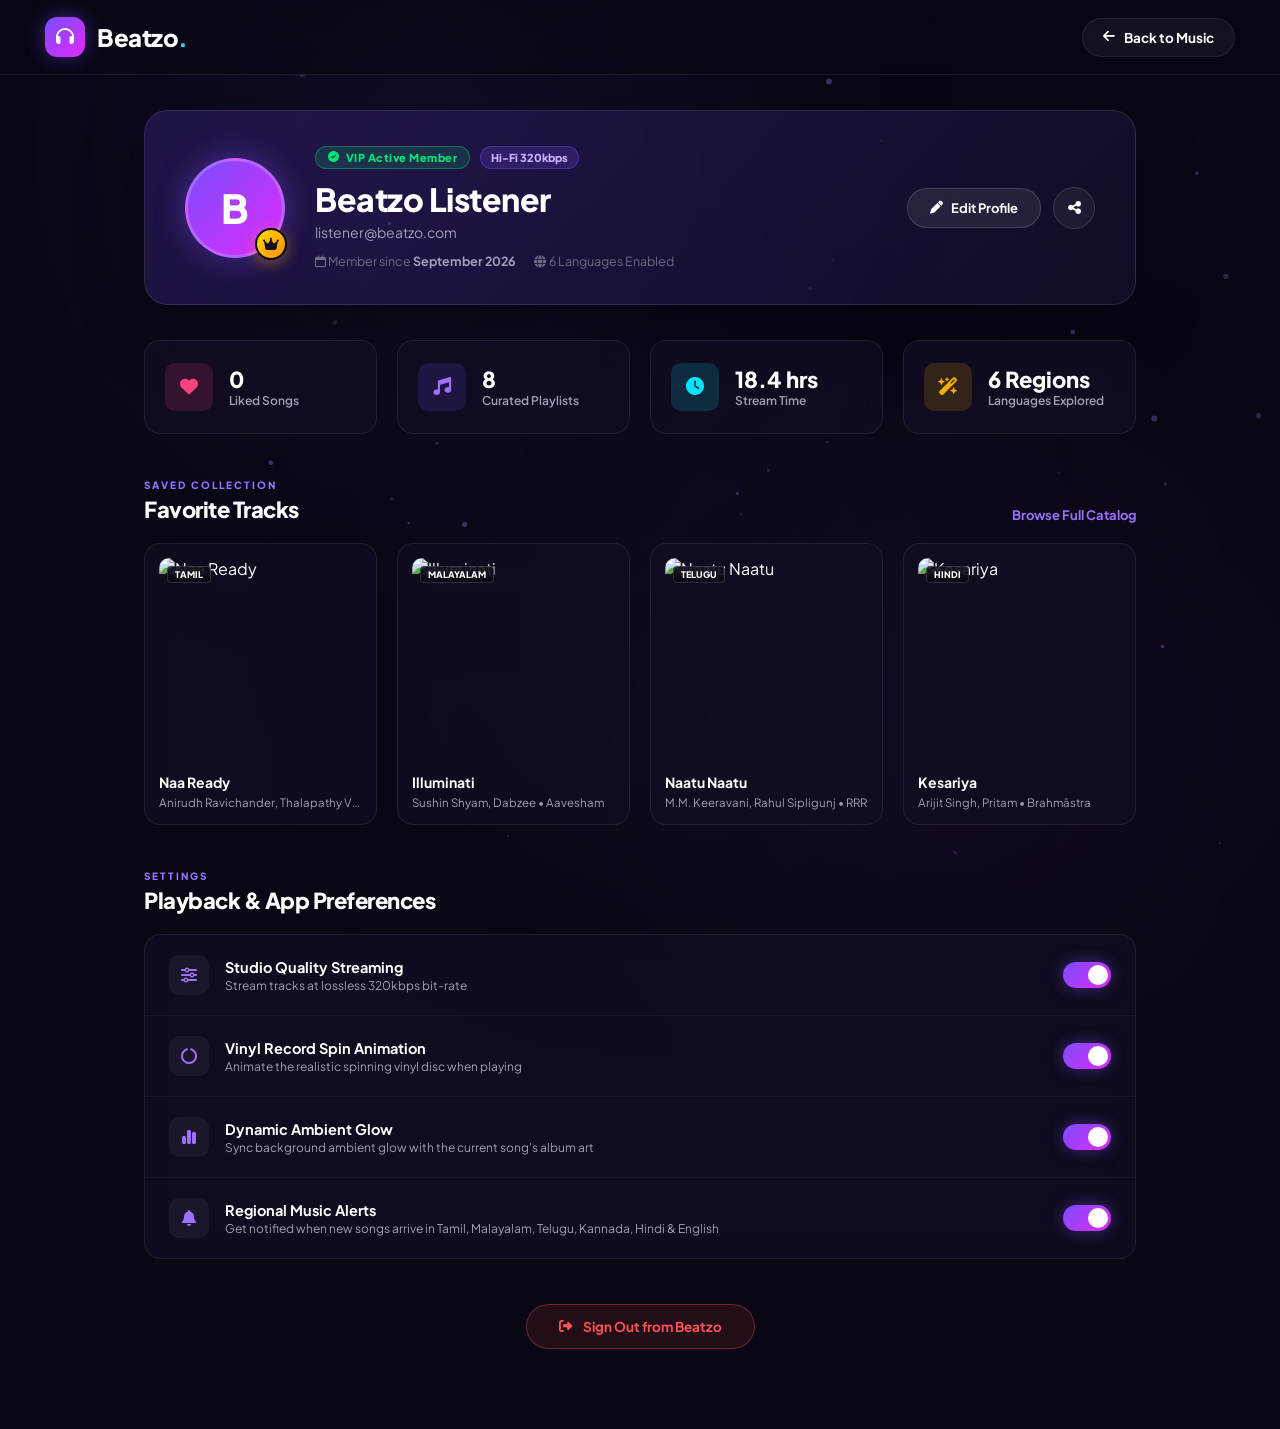
<file: profile.html>
<!DOCTYPE html>
<html lang="en">

<head>
    <meta charset="UTF-8">
    <meta name="viewport" content="width=device-width, initial-scale=1.0">
    <title>Beatzo - Member Profile</title>

    <!-- Google Fonts -->
    <link rel="preconnect" href="https://fonts.googleapis.com">
    <link rel="preconnect" href="https://fonts.gstatic.com" crossorigin>
    <link href="https://fonts.googleapis.com/css2?family=Plus+Jakarta+Sans:wght@400;500;600;700;800&display=swap" rel="stylesheet">

    <!-- CSS -->
    <link rel="stylesheet" href="profile.css">

    <!-- Font Awesome -->
    <link rel="stylesheet" href="https://cdnjs.cloudflare.com/ajax/libs/font-awesome/6.5.2/css/all.min.css">
</head>

<body>

    <!-- Dynamic Ambient Background Glows -->
    <div class="background-glow glow-1"></div>
    <div class="background-glow glow-2"></div>
    <div class="background-glow glow-3"></div>

    <!-- Floating Stardust Canvas -->
    <canvas id="ambientCanvas" class="ambient-canvas"></canvas>

    <!-- Header Navigation -->
    <header class="profile-header">
        <a href="index.html" class="profile-logo">
            <div class="logo-icon">
                <i class="fa-solid fa-headphones"></i>
            </div>
            <span>Beatzo<span class="logo-accent">.</span></span>
        </a>

        <a href="index.html" class="back-home-btn">
            <i class="fa-solid fa-arrow-left"></i>
            <span>Back to Music</span>
        </a>
    </header>

    <!-- Main Container -->
    <main class="profile-container">

        <!-- Profile Hero Card -->
        <section class="profile-hero">

            <div class="avatar-wrap">
                <div class="avatar" id="avatarBox">
                    <span id="avatarLetter">B</span>
                </div>
                <div class="vip-crown-badge" title="Hi-Fi Member">
                    <i class="fa-solid fa-crown"></i>
                </div>
            </div>

            <div class="profile-info">
                <div class="profile-badge-row">
                    <span class="member-badge">
                        <i class="fa-solid fa-circle-check"></i> VIP Active Member
                    </span>
                    <span class="hifi-pill">Hi-Fi 320kbps</span>
                </div>

                <h1 id="profileName">Beatzo Listener</h1>
                <p id="profileEmail">listener@beatzo.com</p>

                <div class="profile-meta">
                    <span><i class="fa-regular fa-calendar"></i> Member since <strong id="memberSince">September 2026</strong></span>
                    <span><i class="fa-solid fa-globe"></i> 6 Languages Enabled</span>
                </div>
            </div>

            <div class="profile-actions">
                <button class="edit-profile-btn" id="editProfileBtn">
                    <i class="fa-solid fa-pen"></i> Edit Profile
                </button>
                <button class="share-btn" id="shareProfileBtn" title="Share Profile">
                    <i class="fa-solid fa-share-nodes"></i>
                </button>
            </div>

        </section>


        <!-- Live Streaming Stats Grid -->
        <section class="stats-grid">

            <div class="stat-card">
                <div class="stat-icon-wrap stat-pink">
                    <i class="fa-solid fa-heart"></i>
                </div>
                <div class="stat-content">
                    <strong id="statLikedCount">0</strong>
                    <span>Liked Songs</span>
                </div>
            </div>

            <div class="stat-card">
                <div class="stat-icon-wrap stat-purple">
                    <i class="fa-solid fa-music"></i>
                </div>
                <div class="stat-content">
                    <strong>8</strong>
                    <span>Curated Playlists</span>
                </div>
            </div>

            <div class="stat-card">
                <div class="stat-icon-wrap stat-cyan">
                    <i class="fa-solid fa-clock"></i>
                </div>
                <div class="stat-content">
                    <strong>18.4 hrs</strong>
                    <span>Stream Time</span>
                </div>
            </div>

            <div class="stat-card">
                <div class="stat-icon-wrap stat-amber">
                    <i class="fa-solid fa-wand-magic-sparkles"></i>
                </div>
                <div class="stat-content">
                    <strong>6 Regions</strong>
                    <span>Languages Explored</span>
                </div>
            </div>

        </section>


        <!-- User's Liked Tracks Spotlight (Dynamic with Exact Artwork) -->
        <section class="profile-section">
            <div class="section-header">
                <div>
                    <span class="section-tag">SAVED COLLECTION</span>
                    <h2>Favorite Tracks</h2>
                </div>
                <a href="index.html" class="see-all-link">Browse Full Catalog</a>
            </div>

            <div class="favorites-grid" id="favoritesGrid">
                <!-- Dynamically populated from beatzoLikedSongs or featured tracks -->
            </div>
        </section>


        <!-- Streaming & Audio Preferences -->
        <section class="profile-section">
            <div class="section-header">
                <div>
                    <span class="section-tag">SETTINGS</span>
                    <h2>Playback & App Preferences</h2>
                </div>
            </div>

            <div class="settings-card">

                <div class="setting-item">
                    <div class="setting-left">
                        <div class="setting-icon-box">
                            <i class="fa-solid fa-sliders"></i>
                        </div>
                        <div>
                            <h4>Studio Quality Streaming</h4>
                            <p>Stream tracks at lossless 320kbps bit-rate</p>
                        </div>
                    </div>
                    <label class="toggle-switch">
                        <input type="checkbox" checked id="prefHiFi">
                        <span class="slider"></span>
                    </label>
                </div>

                <div class="setting-item">
                    <div class="setting-left">
                        <div class="setting-icon-box">
                            <i class="fa-solid fa-circle-notch"></i>
                        </div>
                        <div>
                            <h4>Vinyl Record Spin Animation</h4>
                            <p>Animate the realistic spinning vinyl disc when playing</p>
                        </div>
                    </div>
                    <label class="toggle-switch">
                        <input type="checkbox" checked id="prefVinyl">
                        <span class="slider"></span>
                    </label>
                </div>

                <div class="setting-item">
                    <div class="setting-left">
                        <div class="setting-icon-box">
                            <i class="fa-solid fa-chart-simple"></i>
                        </div>
                        <div>
                            <h4>Dynamic Ambient Glow</h4>
                            <p>Sync background ambient glow with the current song's album art</p>
                        </div>
                    </div>
                    <label class="toggle-switch">
                        <input type="checkbox" checked id="prefGlow">
                        <span class="slider"></span>
                    </label>
                </div>

                <div class="setting-item">
                    <div class="setting-left">
                        <div class="setting-icon-box">
                            <i class="fa-solid fa-bell"></i>
                        </div>
                        <div>
                            <h4>Regional Music Alerts</h4>
                            <p>Get notified when new songs arrive in Tamil, Malayalam, Telugu, Kannada, Hindi & English</p>
                        </div>
                    </div>
                    <label class="toggle-switch">
                        <input type="checkbox" checked id="prefAlerts">
                        <span class="slider"></span>
                    </label>
                </div>

            </div>
        </section>


        <!-- Sign Out Action -->
        <div class="logout-section">
            <button class="logout-btn" id="logoutBtn">
                <i class="fa-solid fa-right-from-bracket"></i>
                Sign Out from Beatzo
            </button>
        </div>

    </main>


    <!-- Edit Profile Modal -->
    <div class="modal-overlay" id="editModal">
        <div class="modal-card">
            <div class="modal-header">
                <h3>Edit Profile</h3>
                <button class="modal-close" id="closeModalBtn"><i class="fa-solid fa-xmark"></i></button>
            </div>

            <form id="editProfileForm">
                <div class="input-group">
                    <label for="editNameInput">Full Name</label>
                    <input type="text" id="editNameInput" required>
                </div>

                <div class="input-group">
                    <label for="editEmailInput">Email Address</label>
                    <input type="email" id="editEmailInput" required>
                </div>

                <div class="modal-buttons">
                    <button type="button" class="btn-cancel" id="cancelModalBtn">Cancel</button>
                    <button type="submit" class="btn-save">Save Changes</button>
                </div>
            </form>
        </div>
    </div>

    <!-- Toast Notification Container -->
    <div class="toast-container" id="toastContainer"></div>

    <!-- JavaScript -->
    <script src="profile.js"></script>

</body>

</html>
</file>
<file: profile.css>
/* ==========================================================================
   BEATZO - PROFESSIONAL PROFILE PAGE STYLESHEET
   Glassmorphism, Ambient Glow Mesh, Live Stats & Preferences
   ========================================================================== */

:root {
    --bg-main: #090714;
    --card-bg: rgba(18, 14, 34, 0.78);
    --card-border: rgba(255, 255, 255, 0.08);
    --card-border-hover: rgba(122, 77, 251, 0.35);

    --primary: #7a4dfb;
    --primary-light: #9a72ff;
    --primary-glow: rgba(122, 77, 251, 0.45);
    --secondary: #e02bfb;
    --cyan: #00e5ff;
    --emerald: #00e676;
    --amber: #ffab00;
    --pink: #ff4081;

    --text-primary: #ffffff;
    --text-secondary: #a39eb8;
    --text-muted: #6e6982;

    --radius-sm: 10px;
    --radius-md: 16px;
    --radius-lg: 24px;
    --radius-full: 9999px;

    --transition-smooth: all 0.3s cubic-bezier(0.25, 0.8, 0.25, 1);
    --transition-bounce: all 0.4s cubic-bezier(0.34, 1.56, 0.64, 1);
}

* {
    margin: 0;
    padding: 0;
    box-sizing: border-box;
}

body {
    font-family: 'Plus Jakarta Sans', system-ui, -apple-system, BlinkMacSystemFont, 'Segoe UI', Roboto, sans-serif;
    background-color: var(--bg-main);
    color: var(--text-primary);
    min-height: 100vh;
    position: relative;
    overflow-x: hidden;
    -webkit-font-smoothing: antialiased;
}

/* =========================================
   DYNAMIC AMBIENT BACKGROUND GLOWS & CANVAS
   ========================================= */

.background-glow {
    position: fixed;
    border-radius: 50%;
    filter: blur(140px);
    pointer-events: none;
    z-index: -2;
}

.glow-1 {
    width: 600px;
    height: 600px;
    top: -150px;
    left: 10%;
    background: radial-gradient(circle, rgba(122, 77, 251, 0.22) 0%, transparent 70%);
    animation: floatGlow1 16s ease-in-out infinite alternate;
}

.glow-2 {
    width: 550px;
    height: 550px;
    bottom: -100px;
    right: 5%;
    background: radial-gradient(circle, rgba(224, 43, 251, 0.16) 0%, transparent 70%);
    animation: floatGlow2 20s ease-in-out infinite alternate;
}

.glow-3 {
    width: 450px;
    height: 450px;
    top: 45%;
    left: 35%;
    background: radial-gradient(circle, rgba(0, 229, 255, 0.12) 0%, transparent 70%);
    animation: floatGlow3 18s ease-in-out infinite alternate;
}

@keyframes floatGlow1 {
    0% { transform: translate(0, 0) scale(1); }
    100% { transform: translate(70px, 60px) scale(1.15); }
}

@keyframes floatGlow2 {
    0% { transform: translate(0, 0) scale(1); }
    100% { transform: translate(-60px, -70px) scale(1.2); }
}

@keyframes floatGlow3 {
    0% { transform: translate(0, 0) scale(1); }
    100% { transform: translate(-40px, 40px) scale(0.9); }
}

.ambient-canvas {
    position: fixed;
    top: 0;
    left: 0;
    width: 100vw;
    height: 100vh;
    pointer-events: none;
    z-index: -1;
    opacity: 0.65;
}

/* =========================================
   HEADER
   ========================================= */

.profile-header {
    height: 75px;
    display: flex;
    align-items: center;
    justify-content: space-between;
    padding: 0 45px;
    position: sticky;
    top: 0;
    z-index: 50;
    background: rgba(9, 7, 20, 0.7);
    backdrop-filter: blur(20px);
    -webkit-backdrop-filter: blur(20px);
    border-bottom: 1px solid var(--card-border);
}

.profile-logo {
    display: flex;
    align-items: center;
    gap: 12px;
    text-decoration: none;
    color: #fff;
    font-size: 24px;
    font-weight: 800;
    letter-spacing: -0.5px;
}

.logo-icon {
    width: 40px;
    height: 40px;
    border-radius: 12px;
    display: flex;
    align-items: center;
    justify-content: center;
    background: linear-gradient(135deg, var(--primary), var(--secondary));
    box-shadow: 0 0 20px var(--primary-glow);
    color: #fff;
    font-size: 18px;
}

.logo-accent {
    color: var(--cyan);
}

.back-home-btn {
    display: inline-flex;
    align-items: center;
    gap: 9px;
    padding: 10px 20px;
    border-radius: var(--radius-full);
    background: rgba(255, 255, 255, 0.05);
    border: 1px solid var(--card-border);
    color: #fff;
    text-decoration: none;
    font-size: 13.5px;
    font-weight: 700;
    transition: var(--transition-smooth);
}

.back-home-btn:hover {
    background: rgba(122, 77, 251, 0.2);
    border-color: rgba(122, 77, 251, 0.4);
    transform: translateX(-3px);
}

/* =========================================
   MAIN CONTAINER
   ========================================= */

.profile-container {
    max-width: 1040px;
    margin: 0 auto;
    padding: 35px 24px 80px;
}

/* =========================================
   PROFILE HERO SECTION
   ========================================= */

.profile-hero {
    position: relative;
    padding: 35px 40px;
    border-radius: var(--radius-lg);
    background: linear-gradient(135deg, rgba(82, 45, 175, 0.3) 0%, rgba(20, 16, 45, 0.75) 100%);
    border: 1px solid rgba(255, 255, 255, 0.1);
    box-shadow: 0 25px 60px rgba(0, 0, 0, 0.4);
    display: flex;
    align-items: center;
    gap: 30px;
    margin-bottom: 35px;
}

.avatar-wrap {
    position: relative;
    flex-shrink: 0;
}

.avatar {
    width: 100px;
    height: 100px;
    border-radius: 50%;
    background: linear-gradient(135deg, var(--primary), var(--secondary));
    box-shadow: 0 0 30px var(--primary-glow);
    display: flex;
    align-items: center;
    justify-content: center;
    font-size: 40px;
    font-weight: 800;
    color: #fff;
    border: 3px solid rgba(255, 255, 255, 0.2);
}

.vip-crown-badge {
    position: absolute;
    bottom: -2px;
    right: -2px;
    width: 32px;
    height: 32px;
    border-radius: 50%;
    background: linear-gradient(135deg, #ffd700, #ff9100);
    color: #120e24;
    display: flex;
    align-items: center;
    justify-content: center;
    font-size: 14px;
    box-shadow: 0 4px 15px rgba(255, 171, 0, 0.4);
    border: 2px solid #090714;
}

.profile-info {
    flex: 1;
}

.profile-badge-row {
    display: flex;
    align-items: center;
    gap: 10px;
    margin-bottom: 10px;
}

.member-badge {
    display: inline-flex;
    align-items: center;
    gap: 6px;
    padding: 4px 12px;
    border-radius: var(--radius-full);
    background: rgba(0, 230, 118, 0.15);
    color: var(--emerald);
    border: 1px solid rgba(0, 230, 118, 0.35);
    font-size: 11px;
    font-weight: 800;
    letter-spacing: 0.5px;
}

.hifi-pill {
    padding: 4px 10px;
    border-radius: var(--radius-full);
    background: rgba(122, 77, 251, 0.2);
    border: 1px solid rgba(122, 77, 251, 0.35);
    color: #cbb4ff;
    font-size: 11px;
    font-weight: 800;
}

.profile-info h1 {
    font-size: 32px;
    font-weight: 800;
    letter-spacing: -0.5px;
    margin-bottom: 4px;
}

.profile-info p {
    color: var(--text-secondary);
    font-size: 14px;
    margin-bottom: 12px;
}

.profile-meta {
    display: flex;
    flex-wrap: wrap;
    gap: 18px;
    font-size: 12.5px;
    color: var(--text-muted);
}

.profile-meta strong {
    color: var(--text-secondary);
}

.profile-actions {
    display: flex;
    align-items: center;
    gap: 12px;
}

.edit-profile-btn {
    padding: 11px 22px;
    border-radius: var(--radius-full);
    border: 1px solid rgba(255, 255, 255, 0.15);
    background: rgba(255, 255, 255, 0.08);
    color: #fff;
    font-size: 13px;
    font-weight: 700;
    font-family: inherit;
    cursor: pointer;
    display: inline-flex;
    align-items: center;
    gap: 8px;
    transition: var(--transition-smooth);
}

.edit-profile-btn:hover {
    background: var(--primary);
    border-color: var(--primary);
    transform: translateY(-2px);
    box-shadow: 0 6px 20px var(--primary-glow);
}

.share-btn {
    width: 42px;
    height: 42px;
    border-radius: 50%;
    border: 1px solid rgba(255, 255, 255, 0.12);
    background: rgba(255, 255, 255, 0.05);
    color: #fff;
    font-size: 15px;
    cursor: pointer;
    display: flex;
    align-items: center;
    justify-content: center;
    transition: var(--transition-smooth);
}

.share-btn:hover {
    background: rgba(255, 255, 255, 0.15);
    transform: scale(1.08);
}

/* =========================================
   STATS GRID
   ========================================= */

.stats-grid {
    display: grid;
    grid-template-columns: repeat(4, 1fr);
    gap: 20px;
    margin-bottom: 45px;
}

.stat-card {
    padding: 22px 20px;
    border-radius: var(--radius-md);
    background: var(--card-bg);
    border: 1px solid var(--card-border);
    backdrop-filter: blur(16px);
    display: flex;
    align-items: center;
    gap: 16px;
    transition: var(--transition-bounce);
}

.stat-card:hover {
    transform: translateY(-5px);
    border-color: var(--card-border-hover);
    box-shadow: 0 12px 30px rgba(0, 0, 0, 0.35);
}

.stat-icon-wrap {
    width: 48px;
    height: 48px;
    border-radius: var(--radius-sm);
    display: flex;
    align-items: center;
    justify-content: center;
    font-size: 18px;
    flex-shrink: 0;
}

.stat-pink { background: rgba(255, 64, 129, 0.15); color: var(--pink); }
.stat-purple { background: rgba(122, 77, 251, 0.15); color: var(--primary-light); }
.stat-cyan { background: rgba(0, 229, 255, 0.15); color: var(--cyan); }
.stat-amber { background: rgba(255, 171, 0, 0.15); color: var(--amber); }

.stat-content {
    display: flex;
    flex-direction: column;
}

.stat-content strong {
    font-size: 22px;
    font-weight: 800;
    color: #fff;
    line-height: 1.2;
}

.stat-content span {
    font-size: 12px;
    color: var(--text-secondary);
    font-weight: 600;
}

/* =========================================
   SECTION HEADERS
   ========================================= */

.profile-section {
    margin-bottom: 45px;
}

.section-header {
    display: flex;
    align-items: flex-end;
    justify-content: space-between;
    margin-bottom: 20px;
}

.section-tag {
    font-size: 10px;
    font-weight: 800;
    letter-spacing: 2px;
    color: var(--primary-light);
    display: block;
    margin-bottom: 4px;
}

.section-header h2 {
    font-size: 22px;
    font-weight: 800;
    letter-spacing: -0.5px;
}

.see-all-link {
    font-size: 13px;
    color: var(--primary-light);
    text-decoration: none;
    font-weight: 700;
    transition: var(--transition-smooth);
}

.see-all-link:hover {
    color: #fff;
    text-decoration: underline;
}

/* =========================================
   FAVORITES GRID (EXACT ALBUM COVERS)
   ========================================= */

.favorites-grid {
    display: grid;
    grid-template-columns: repeat(auto-fill, minmax(220px, 1fr));
    gap: 20px;
}

.fav-card {
    padding: 14px;
    border-radius: var(--radius-md);
    background: var(--card-bg);
    border: 1px solid var(--card-border);
    backdrop-filter: blur(16px);
    transition: var(--transition-bounce);
    cursor: pointer;
}

.fav-card:hover {
    transform: translateY(-6px);
    border-color: var(--primary-light);
    box-shadow: 0 14px 35px rgba(122, 77, 251, 0.25);
}

.fav-img-wrap {
    position: relative;
    width: 100%;
    aspect-ratio: 1 / 1;
    border-radius: var(--radius-sm);
    overflow: hidden;
    margin-bottom: 12px;
}

.fav-img-wrap img {
    width: 100%;
    height: 100%;
    object-fit: cover;
    transition: transform 0.5s ease;
}

.fav-card:hover .fav-img-wrap img {
    transform: scale(1.08);
}

.fav-play-hover {
    position: absolute;
    inset: 0;
    background: rgba(9, 7, 20, 0.45);
    display: flex;
    align-items: center;
    justify-content: center;
    opacity: 0;
    transition: var(--transition-smooth);
}

.fav-card:hover .fav-play-hover {
    opacity: 1;
}

.fav-play-hover i {
    width: 42px;
    height: 42px;
    border-radius: 50%;
    background: #fff;
    color: #090714;
    display: flex;
    align-items: center;
    justify-content: center;
    font-size: 15px;
    box-shadow: 0 6px 20px rgba(0, 0, 0, 0.5);
}

.fav-lang-badge {
    position: absolute;
    top: 8px;
    left: 8px;
    font-size: 9px;
    font-weight: 800;
    padding: 2px 7px;
    border-radius: 4px;
    background: rgba(9, 7, 20, 0.8);
    backdrop-filter: blur(4px);
    color: #fff;
    border: 1px solid rgba(255, 255, 255, 0.15);
}

.fav-card h4 {
    font-size: 14px;
    font-weight: 700;
    color: #fff;
    margin-bottom: 4px;
    white-space: nowrap;
    overflow: hidden;
    text-overflow: ellipsis;
}

.fav-card p {
    font-size: 11.5px;
    color: var(--text-secondary);
    white-space: nowrap;
    overflow: hidden;
    text-overflow: ellipsis;
}

.empty-fav-state {
    grid-column: 1 / -1;
    text-align: center;
    padding: 40px;
    background: var(--card-bg);
    border-radius: var(--radius-md);
    border: 1px dashed var(--card-border);
    color: var(--text-muted);
}

/* =========================================
   SETTINGS CARD & TOGGLE SWITCHES
   ========================================= */

.settings-card {
    border-radius: var(--radius-md);
    background: var(--card-bg);
    border: 1px solid var(--card-border);
    backdrop-filter: blur(16px);
    overflow: hidden;
}

.setting-item {
    display: flex;
    align-items: center;
    justify-content: space-between;
    padding: 20px 24px;
    border-bottom: 1px solid rgba(255, 255, 255, 0.05);
}

.setting-item:last-child {
    border-bottom: none;
}

.setting-left {
    display: flex;
    align-items: center;
    gap: 16px;
}

.setting-icon-box {
    width: 40px;
    height: 40px;
    border-radius: var(--radius-sm);
    background: rgba(255, 255, 255, 0.05);
    display: flex;
    align-items: center;
    justify-content: center;
    font-size: 16px;
    color: var(--primary-light);
}

.setting-left h4 {
    font-size: 14.5px;
    font-weight: 700;
    margin-bottom: 2px;
}

.setting-left p {
    font-size: 12px;
    color: var(--text-secondary);
}

/* Custom Toggle Switch */
.toggle-switch {
    position: relative;
    width: 48px;
    height: 26px;
    flex-shrink: 0;
}

.toggle-switch input {
    opacity: 0;
    width: 0;
    height: 0;
}

.slider {
    position: absolute;
    cursor: pointer;
    inset: 0;
    background-color: rgba(255, 255, 255, 0.15);
    border-radius: 34px;
    transition: var(--transition-smooth);
}

.slider::before {
    position: absolute;
    content: "";
    height: 20px;
    width: 20px;
    left: 3px;
    bottom: 3px;
    background-color: white;
    border-radius: 50%;
    transition: var(--transition-smooth);
}

.toggle-switch input:checked + .slider {
    background: linear-gradient(135deg, var(--primary), var(--secondary));
    box-shadow: 0 0 15px var(--primary-glow);
}

.toggle-switch input:checked + .slider::before {
    transform: translateX(22px);
}

/* =========================================
   LOGOUT BUTTON
   ========================================= */

.logout-section {
    margin-top: 30px;
    display: flex;
    justify-content: center;
}

.logout-btn {
    padding: 13px 32px;
    border-radius: var(--radius-full);
    border: 1px solid rgba(255, 82, 82, 0.35);
    background: rgba(255, 82, 82, 0.1);
    color: #ff5252;
    font-size: 13.5px;
    font-weight: 700;
    font-family: inherit;
    cursor: pointer;
    display: inline-flex;
    align-items: center;
    gap: 10px;
    transition: var(--transition-smooth);
}

.logout-btn:hover {
    background: #ff5252;
    color: #fff;
    transform: translateY(-2px);
    box-shadow: 0 8px 24px rgba(255, 82, 82, 0.35);
}

/* =========================================
   EDIT PROFILE MODAL
   ========================================= */

.modal-overlay {
    position: fixed;
    inset: 0;
    background: rgba(0, 0, 0, 0.7);
    backdrop-filter: blur(10px);
    display: none;
    align-items: center;
    justify-content: center;
    z-index: 1000;
    padding: 20px;
}

.modal-overlay.show {
    display: flex;
}

.modal-card {
    width: 100%;
    max-width: 440px;
    background: rgba(20, 16, 38, 0.95);
    border: 1px solid var(--card-border-hover);
    border-radius: var(--radius-lg);
    box-shadow: 0 25px 60px rgba(0, 0, 0, 0.6);
    padding: 28px;
    animation: modalIn 0.3s cubic-bezier(0.34, 1.56, 0.64, 1);
}

@keyframes modalIn {
    from { opacity: 0; transform: scale(0.9); }
    to { opacity: 1; transform: scale(1); }
}

.modal-header {
    display: flex;
    align-items: center;
    justify-content: space-between;
    margin-bottom: 22px;
}

.modal-header h3 {
    font-size: 20px;
    font-weight: 800;
}

.modal-close {
    width: 32px;
    height: 32px;
    border-radius: 50%;
    border: none;
    background: rgba(255, 255, 255, 0.08);
    color: #fff;
    cursor: pointer;
}

.modal-card .input-group {
    margin-bottom: 18px;
}

.modal-card label {
    display: block;
    font-size: 12.5px;
    font-weight: 600;
    color: var(--text-secondary);
    margin-bottom: 6px;
}

.modal-card input {
    width: 100%;
    padding: 12px 14px;
    border-radius: var(--radius-sm);
    border: 1px solid var(--card-border);
    background: rgba(255, 255, 255, 0.05);
    color: #fff;
    font-size: 13.5px;
    outline: none;
    font-family: inherit;
}

.modal-card input:focus {
    border-color: var(--primary-light);
}

.modal-buttons {
    display: flex;
    align-items: center;
    justify-content: flex-end;
    gap: 12px;
    margin-top: 24px;
}

.btn-cancel {
    padding: 10px 18px;
    border-radius: var(--radius-sm);
    border: 1px solid var(--card-border);
    background: transparent;
    color: var(--text-secondary);
    font-size: 13px;
    font-weight: 600;
    cursor: pointer;
}

.btn-save {
    padding: 10px 22px;
    border-radius: var(--radius-sm);
    border: none;
    background: linear-gradient(135deg, var(--primary), var(--secondary));
    color: #fff;
    font-size: 13px;
    font-weight: 700;
    cursor: pointer;
}

/* =========================================
   TOAST COMPONENT
   ========================================= */

.toast-container {
    position: fixed;
    bottom: 30px;
    right: 30px;
    display: flex;
    flex-direction: column;
    gap: 10px;
    z-index: 999;
    pointer-events: none;
}

.toast {
    display: flex;
    align-items: center;
    gap: 12px;
    padding: 12px 20px;
    border-radius: var(--radius-sm);
    background: rgba(20, 16, 38, 0.95);
    backdrop-filter: blur(16px);
    border: 1px solid rgba(122, 77, 251, 0.4);
    box-shadow: 0 10px 30px rgba(0, 0, 0, 0.45);
    color: #fff;
    font-size: 13px;
    font-weight: 600;
    pointer-events: auto;
    animation: toastSlideIn 0.35s cubic-bezier(0.34, 1.56, 0.64, 1), toastFadeOut 0.4s ease 2.8s forwards;
}

.toast i {
    color: var(--cyan);
    font-size: 16px;
}

@keyframes toastSlideIn {
    from { opacity: 0; transform: translateY(20px) scale(0.9); }
    to { opacity: 1; transform: translateY(0) scale(1); }
}

@keyframes toastFadeOut {
    to { opacity: 0; transform: translateY(-10px); }
}

/* =========================================
   RESPONSIVE DESIGN
   ========================================= */

@media (max-width: 860px) {
    .profile-hero {
        flex-direction: column;
        text-align: center;
    }
    .profile-meta {
        justify-content: center;
    }
    .profile-badge-row {
        justify-content: center;
    }
    .stats-grid {
        grid-template-columns: repeat(2, 1fr);
    }
}

@media (max-width: 540px) {
    .profile-header {
        padding: 0 20px;
    }
    .profile-container {
        padding: 20px 16px 60px;
    }
    .stats-grid {
        grid-template-columns: 1fr;
    }
}
</file>
